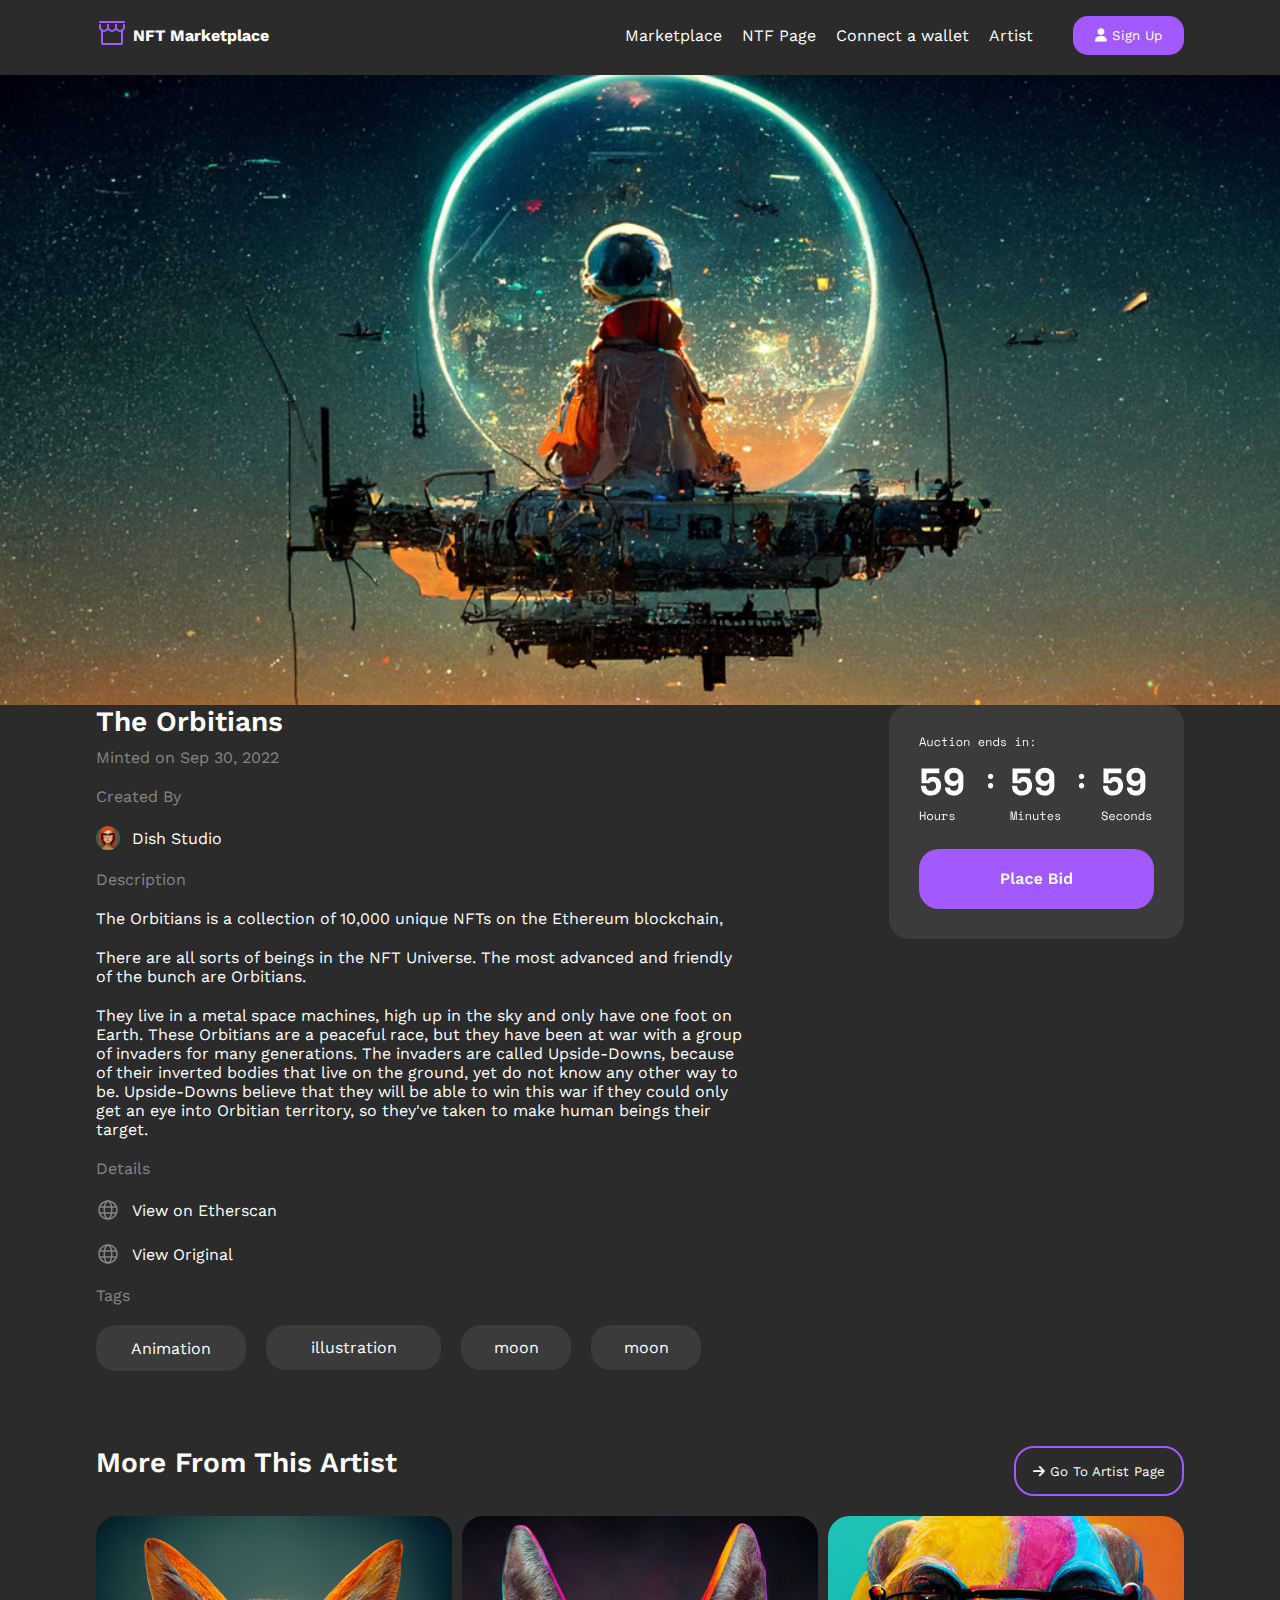
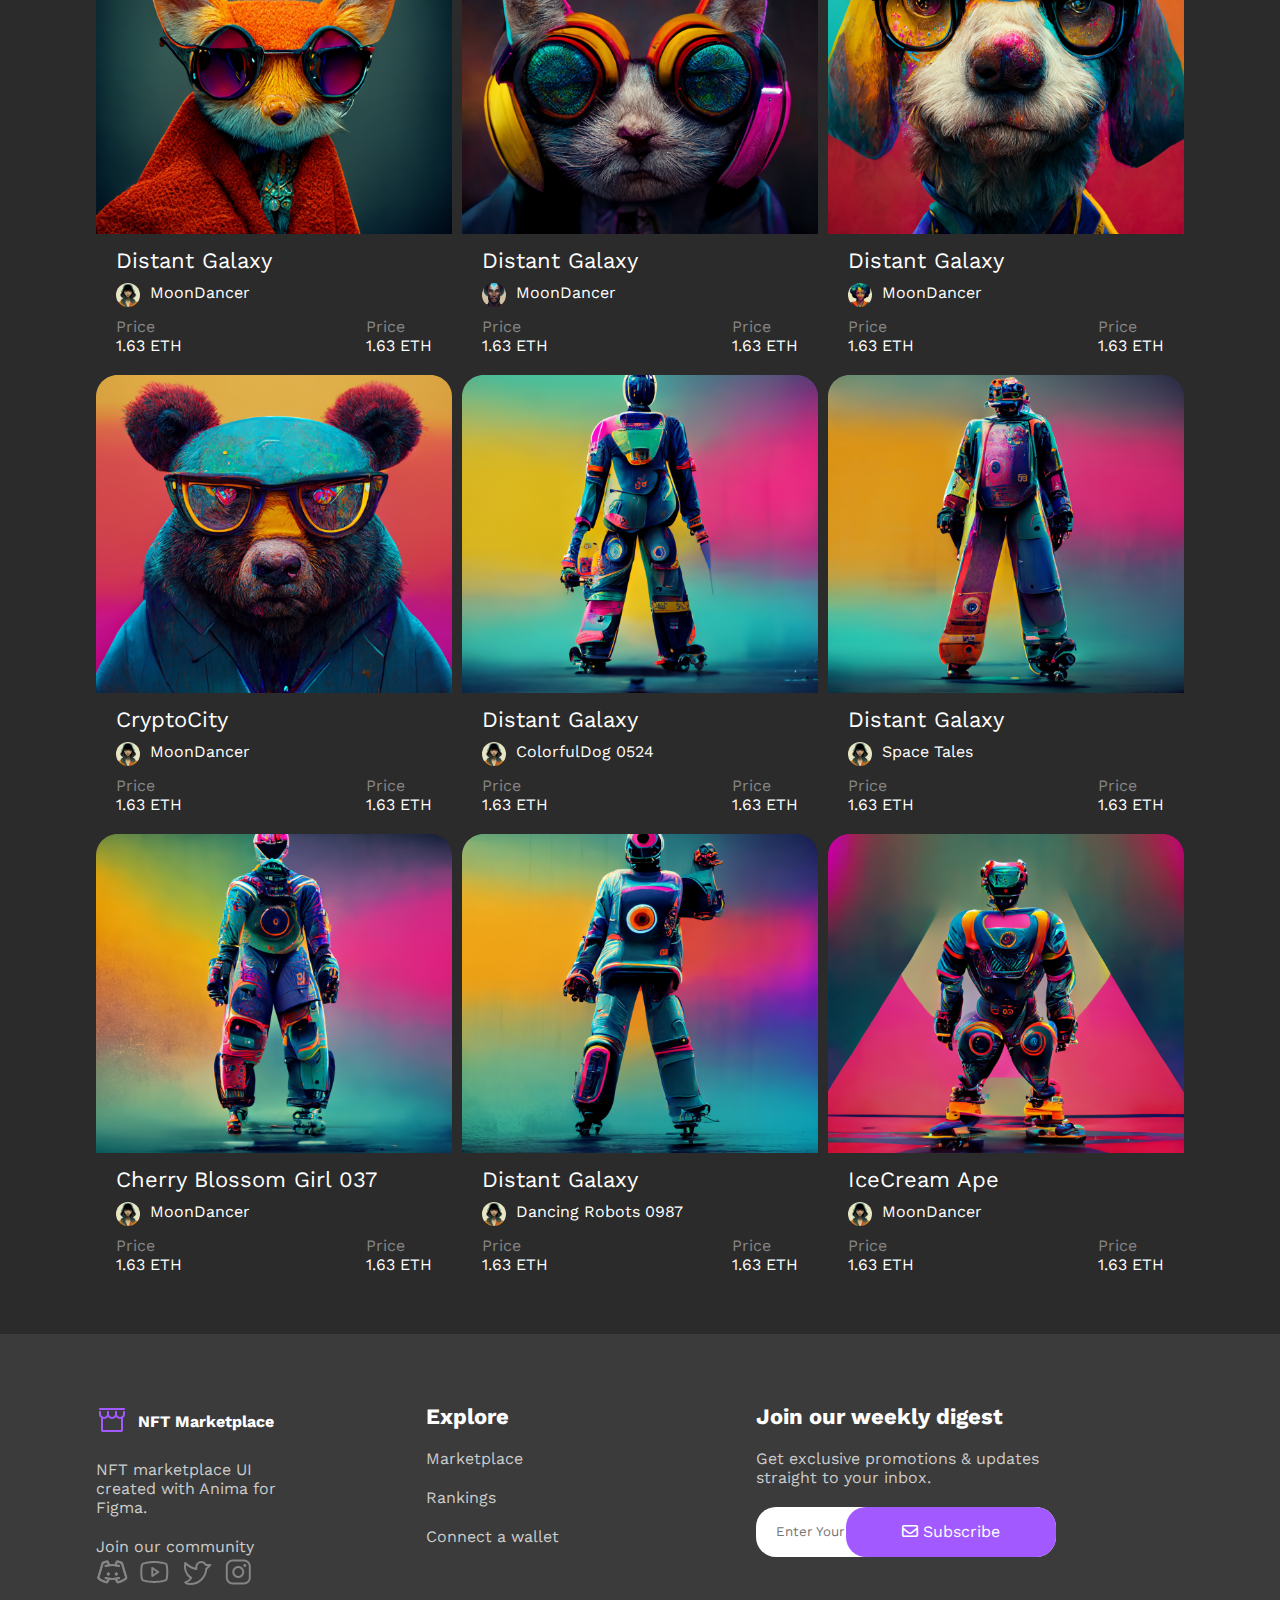
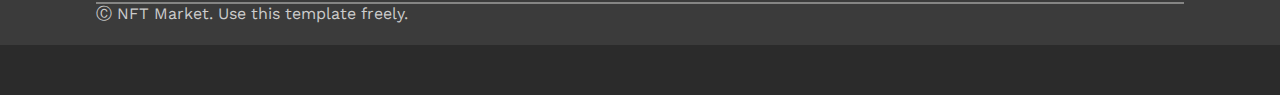
<file: pages/ntf-pages.html>
<!DOCTYPE html>
<html lang="en">

<head>
    <meta charset="UTF-8">
    <link rel="stylesheet" href="https://cdnjs.cloudflare.com/ajax/libs/font-awesome/6.5.2/css/all.min.css">
    <meta name="viewport" content="width=device-width, initial-scale=1.0">
    <link rel="stylesheet" href="../css/staly.min.css">
    <title>NTF Page</title>
</head>

<body>
    <header class="header">
        <nav class="header__nav container">
            <div class="header__logo">
                <a href="../index.html"><img src="../img/NFT Marketplace/nav/Storefront.svg" alt=""></a>
                <a href="../index.html">
                    <h4>NFT Marketplace</h4>
                </a>
            </div>
            <div class="header__right">
                <ul class="header-list">
                    <li class="header__item">
                        <a class="header__link" href="./marketplace.html">Marketplace</a>
                    </li>
                    <li class="header__item">
                        <a class="header__link" href="./ntf-pages.html">NTF Page</a>
                    </li>
                    <li class="header__item">
                        <a class="header__link" href="#">Connect a wallet</a>
                    </li>
                    <li class="header__item">
                        <a class="header__link" href="./artist.html">Artist</a>
                    </li>
                    <a href="./create-acaunt.html"> <button class="sign-up1"><i class="fa-solid fa-user"></i> Sign
                            Up</button></a>
                </ul>
                <div class="header__btns">
                    <a href="./create-acaunt.html"> <button class="sign-up"><i class="fa-solid fa-user"></i> Sign
                            Up</button></a>
                    <button class="header__btn-hamburger"><i class="fa-solid fa-bars-staggered"></i></button>
                </div>
            </div>
        </nav>
    </header>
    <main>
        <section class="ntf-pages">
            <div class="ntf-img">
                <img src="../img/nts.svg" alt="">
            </div>
            <div class="ntf-box container">
                <div class="ntf-text">
                    <div class="ntf-itms">
                        <p class="ntf-logo">The Orbitians</p>
                        <p class="ntf-disc">
                            Minted on Sep 30, 2022
                        </p>
                    </div>
                 <div class="cloc non">
                    <img src="../img/soat2.svg" alt="" srcset="">
                 </div>
                    <p class="ntf-disc">
                        Created By
                    </p>
                    <span class="ntf-span">
                        <img src="../img/dish.svg" alt="">
                        <p class="span-title">
                            Dish Studio
                        </p>
                    </span>
                    <p class="ntf-disc">
                        Description
                    </p>
                    <p class="nts-title">The Orbitians
                        is a collection of 10,000 unique NFTs on the Ethereum blockchain,
                    </p>
                    <p class="nts-title">
                        There are all sorts of beings in the NFT Universe. The most advanced and friendly of the bunch
                        are Orbitians.
                    </p>
                    <p class="nts-title">
                        They live in a metal space machines, high up in the sky and only have one foot on Earth.
                        These Orbitians are a peaceful race, but they have been at war with a group of invaders for many
                        generations. The invaders are called Upside-Downs, because of their inverted bodies that live on
                        the ground, yet do not know any other way to be. Upside-Downs believe that they will be able to
                        win this war if they could only get an eye into Orbitian territory, so they've taken to make
                        human beings their target.
                    </p>
                    <p class="ntf-disc">
                        Details
                    </p>
                    <span class="ntf-span">
                        <img src="../img/inertnet.svg" alt="">
                        <p class="ntf-title">
                            View on Etherscan
                        </p>
                    </span>
                    <span class="ntf-span">
                        <img src="../img/inertnet.svg" alt="">
                        <p class="ntf-title">
                            View Original
                        </p>
                    </span>
                    <p class="ntf-disc">
                        Tags
                    </p>
                    <div class="ntf-tags">
                         <div class="tags-itms1">
                           <p class="tag-itms-title">
                            Animation
                           </p>
                         </div>
                         <div class="tags-itms2">
                            <p class="tag-itms-title" >
                            illustration
                            </p>
                         </div>
                         <div class="tags-itms3">
                            <p class="tag-itms-title">
                                moon
                            </p>
                         </div>
                         <div class="tags-itms3">
                           <p class="tag-itms-title">
                            moon
                           </p>
                         </div>
                    </div>
                </div>
                <di v class="cloc bloc">
                    <img src="../img/soat2.svg" alt="" srcset="">
                 </div>
            </div>
        </section>

        <section class="more-from container">
          <div class="more-from-box">
            <div class="more-from-logo">
                More From This Artist 
            </div>
            <div class="more-from-button forst">
                <button> <i class="fa-solid fa-arrow-right"></i>   Go To Artist Page</button>
            </div>
          </div>
            <div class="discover-box1 ">
                <div class="discover-box-itms men">
                    <img class="discover-img" src="../img/f1.svg " alt="">
                    <p class="discover-txt">
                        Distant Galaxy
                    </p>
                    <span class="discover-title-span">
                        <img src="../img/discov1 1.svg" alt="">
                        <p>
                            MoonDancer
                        </p>
                    </span>
                    <div class="discover-text">
                        <div>
                            <p class="color1">
                                Price
                            </p>
                            <p class="color2">
                                1.63 ETH
                            </p>
                        </div>
                        <div>
                            <p class="color1">
                                Price
                            </p>
                            <p class="color2">
                                1.63 ETH
                            </p>
                        </div>

                    </div>
                </div>
                <div class="discover-box-itms">
                    <img class="discover-img" src="../img/f2.svg    " alt="">
                    <p class="discover-txt">
                        Distant Galaxy
                    </p>
                    <span class="discover-title-span">
                        <img src="../img/discov1 3.svg" alt="">
                        <p>
                            MoonDancer
                        </p>
                    </span>
                    <div class="discover-text">
                        <div>
                            <p class="color1">
                                Price
                            </p>
                            <p class="color2">
                                1.63 ETH
                            </p>
                        </div>
                        <div>
                            <p class="color1">
                                Price
                            </p>
                            <p class="color2">
                                1.63 ETH
                            </p>
                        </div>

                    </div>
                </div>
                <div class="discover-box-itms men">
                    <img class="discover-img" src="../img/f3.svg" alt="">
                    <p class="discover-txt">
                        Distant Galaxy
                    </p>
                    <span class="discover-title-span">
                        <img src="../img/discov1 2.svg" alt="">
                        <p>
                            MoonDancer
                        </p>
                    </span>
                    <div class="discover-text">
                        <div>
                            <p class="color1">
                                Price
                            </p>
                            <p class="color2">
                                1.63 ETH
                            </p>
                        </div>
                        <div>
                            <p class="color1">
                                Price
                            </p>
                            <p class="color2">
                                1.63 ETH
                            </p>
                        </div>

                    </div>
                </div>
                <div class="discover-box-itms">
                    <img class="discover-img" src="../img/f4.svg " alt="">
                    <p class="discover-txt">
                        CryptoCity
                    </p>
                    <span class="discover-title-span">
                        <img src="../img/discov1 1.svg" alt="">
                        <p>
                            MoonDancer
                        </p>
                    </span>
                    <div class="discover-text">
                        <div>
                            <p class="color1">
                                Price
                            </p>
                            <p class="color2">
                                1.63 ETH
                            </p>
                        </div>
                        <div>
                            <p class="color1">
                                Price
                            </p>
                            <p class="color2">
                                1.63 ETH
                            </p>
                        </div>

                    </div>

            </div>
                <div class="discover-box-itms men">
                    <img class="discover-img" src="../img/f5.svg " alt="">
                    <p class="discover-txt">
                        Distant Galaxy
                    </p>
                    <span class="discover-title-span">
                        <img src="../img/discov1 1.svg" alt="">
                        <p>
                            ColorfulDog 0524
                        </p>
                    </span>
                    <div class="discover-text">
                        <div>
                            <p class="color1">
                                Price
                            </p>
                            <p class="color2">
                                1.63 ETH
                            </p>
                        </div>
                        <div>
                            <p class="color1">
                                Price
                            </p>
                            <p class="color2">
                                1.63 ETH
                            </p>
                        </div>

                    </div>

            </div>
                <div class="discover-box-itms men ">
                    <img class="discover-img" src="../img/f6.svg" alt="">
                    <p class="discover-txt">
                        Distant Galaxy
                    </p>
                    <span class="discover-title-span">
                        <img src="../img/discov1 1.svg" alt="">
                        <p>
                            Space Tales
                        </p>
                    </span>
                    <div class="discover-text">
                        <div>
                            <p class="color1">
                                Price
                            </p>
                            <p class="color2">
                                1.63 ETH
                            </p>
                        </div>
                        <div>
                            <p class="color1">
                                Price
                            </p>
                            <p class="color2">
                                1.63 ETH
                            </p>
                        </div>

                    </div>

            </div>
                <div class="discover-box-itms bord">
                    <img class="discover-img" src="../img/f7.svg" alt="">
                    <p class="discover-txt">
                        Cherry Blossom Girl 037
                    </p>
                    <span class="discover-title-span">
                        <img src="../img/discov1 1.svg" alt="">
                        <p>
                            MoonDancer
                        </p>
                    </span>
                    <div class="discover-text">
                        <div>
                            <p class="color1">
                                Price
                            </p>
                            <p class="color2">
                                1.63 ETH
                            </p>
                        </div>
                        <div>
                            <p class="color1">
                                Price
                            </p>
                            <p class="color2">
                                1.63 ETH
                            </p>
                        </div>

                    </div>

            </div>
                <div class="discover-box-itms bord">
                    <img class="discover-img" src="../img/f8.svg  " alt="">
                    <p class="discover-txt">
                        Distant Galaxy
                    </p>
                    <span class="discover-title-span">
                        <img src="../img/discov1 1.svg" alt="">
                        <p>
                            Dancing Robots 0987
                        </p>
                    </span>
                    <div class="discover-text">
                        <div>
                            <p class="color1">
                                Price
                            </p>
                            <p class="color2">
                                1.63 ETH
                            </p>
                        </div>
                        <div>
                            <p class="color1">
                                Price
                            </p>
                            <p class="color2">
                                1.63 ETH
                            </p>
                        </div>

                    </div>

            </div>
                <div class="discover-box-itms bord">
                    <img class="discover-img" src="../img/f9.svg " alt="">
                    <p class="discover-txt">
                        IceCream Ape 
                    </p>
                    <span class="discover-title-span">
                        <img src="../img/discov1 1.svg" alt="">
                        <p>
                            MoonDancer
                        </p>
                    </span>
                    <div class="discover-text">
                        <div>
                            <p class="color1">
                                Price
                            </p>
                            <p class="color2">
                                1.63 ETH
                            </p>
                        </div>
                        <div>
                            <p class="color1">
                                Price
                            </p>
                            <p class="color2">
                                1.63 ETH
                            </p>
                        </div>

                    </div>

            </div>
            </div>
            <div class="more-from-button non">
                <button> <i class="fa-solid fa-arrow-right"></i>   Go To Artist Page</button>
            </div>
        </section>
    </main>
    <footer>
        <div class=" footer-blog container">
         <div class="footer-link">
             <div class="footer-logo">
                 <a href="./index.html"><img src="../img/NFT Marketplace/nav/Storefront.svg" alt=""></a>
             <a href="./index.html">
                 <h4>NFT Marketplace</h4>
             </a>
             </div>
             <a href="#">
                 <p class="footer-dics">
                     NFT marketplace UI created with Anima for Figma.
                 </p>
             </a>
             <a href="#">
                 <p>
                     Join our community
                 </p>
             </a>
             <a href="#">
                 <img src="../img/footer icon.svg" alt="">
             </a>
             
         </div>
         <div class="footer-explore">
            <a href="#">
             <p class="footer-title">
                 Explore
                </p>
            </a>
            <a href="#">
             <p>Marketplace</p>
         </a>
         <a href="#">
             <p>
                 Rankings
             </p>
         </a>
         <a href="#">
             <p>
                 Connect a wallet
             </p>
         </a>
         </div>
         <div class="footer-digest">
 <p class="footer-digest-title">
     Join our weekly digest
 </p>
 <p>
     Get exclusive promotions & updates straight to your inbox.  
 </p>
 <div class="digest-pages">
     <input type="text" placeholder="Enter Your Email Address">
     <button><i class="fa-regular fa-envelope"></i>  Subscribe</button>
             </div>
         </div>
        </div>
        <p class="footer-botton">
         Ⓒ NFT Market. Use this template freely.
        </p>
     </footer>
    <script src="../js/app.js"></script>
</body>

</html>
</file>
<file: css/staly.min.css>
@import"https://fonts.googleapis.com/css2?family=Work+Sans:ital,wght@0,100..900;1,100..900&display=swap";@import"https://fonts.googleapis.com/css2?family=Space+Mono:ital,wght@0,400;0,700;1,400;1,700&display=swap";header{width:100%;height:70px;background-color:inherit;display:flex;position:fixed;top:0}header .header__nav{display:flex;align-items:center;justify-content:center;justify-content:space-between}header .header__nav .header__logo{display:flex;align-items:center;gap:5px}header .header__nav .header__logo h4{color:#fff}header .header__right{display:flex;align-items:center;justify-content:center;gap:20px}header .header__right .header-list{display:flex;align-items:center;justify-content:center;gap:20px}header .header__right .header__link:hover{color:#7fff00}header .sign-up1{display:none}header .header__btns .sign-up{padding:12px 22px;border-radius:15px;background-color:#a259ff;color:#fff;border:none;cursor:pointer}header .header__btns .header__btn-hamburger{display:none}.header__shrink{box-shadow:0px 0px 10px 0px #000}@media(max-width: 992px){header .header__right{display:flex;align-items:center;justify-content:center;gap:20px}header .header__btns .sign-up{display:none}header .header__btns .header__btn-hamburger{display:block;font-size:24px;background-color:inherit;color:#fff;border:none}}@media(max-width: 992px){.header-list{position:fixed;top:0;width:50%;left:-100%;height:100vh;display:flex;background-color:rgba(245,245,245,.219);-webkit-backdrop-filter:blur(8px);backdrop-filter:blur(8px);flex-direction:column;justify-content:center;transition:1s}.header__list-show{left:0}.header__list-show .sign-up{display:block;position:absolute;top:0;left:0}.header__list-show .sign-up1{display:block;padding:12px 22px;border-radius:15px;background-color:#a259ff;color:#fff;border:none;cursor:pointer}.header__list-show__btn_hamburger{display:block}}.hero .hero-pages22{display:none}.hero .hero-pages2{display:none}.hero .hero-pages1{width:100%;margin:90px auto}.hero .hero-pages1 .hero-title{color:#fff;font-size:28px;font-weight:600;width:70%}.hero .hero-pages1 .hero-title2{color:#fff;font-size:18px;font-weight:400;margin:20px 0px}.hero .hero-pages1 .hero-pages1-img{width:95%;height:70%;border-radius:20px;background-color:#3b3b3b;margin:0px auto}.hero .hero-pages1 .hero-pages1-img .img{width:100%}.hero .hero-pages1 .hero-pages1-img .hero-p1{color:#fff;font-size:22px;font-weight:600;margin:10px 20px}.hero .hero-pages1 .hero-pages1-img .hero-span{display:flex;align-items:center;gap:10px;margin:10px 20px}.hero .hero-pages1 .hero-pages1-img .hero-span .hero-p2{color:#fff}.hero .hero-pages1 .hero-button{width:100%;padding:20px 0px;border-radius:20px;font-size:18px;border:none;cursor:pointer;color:#fff;background-color:#a259ff;margin:20px 0px}.hero .hero-pages1 .hero-number-nons{width:80% auto;display:flex;justify-content:space-between}.hero .hero-pages1 .hero-number-nons span .hero-bod-nons{font-size:28px;font-weight:700;font-family:"Space Mono",monospace;color:#fff}.hero .hero-pages1 .hero-number-nons span p{color:#fff;font-size:16px}@media(min-width: 992px){.hero{display:flex;gap:30px}.hero .hero-pages22{width:50%;margin:80px 0px;display:block}.hero .hero-pages22 .hero-title22{font-size:57px;font-weight:600;width:90%;color:#fff}.hero .hero-pages22 .hero-title2{font-size:22px;font-weight:400;color:#fff;width:80%;margin:20px 0px}.hero .hero-pages22 #hero-button{padding:15px 30px;border-radius:18px;border:none;cursor:pointer;background-color:#a259ff;color:#fff}.hero .hero-pages22 .hero-number{width:100%;display:flex;justify-content:space-between;align-items:center;margin:30px 0px}.hero .hero-pages22 .hero-number span{width:100%}.hero .hero-pages22 .hero-number .spn{width:40%}.hero .hero-pages22 .hero-number p{color:#fff;font-size:25px}.hero .hero-pages22 .hero-number .hero-bod{color:#fff;font-family:"Space Mono",monospace}.hero .hero-pages2{display:block;width:50%;height:70vh;margin:80px 0px;background-color:#3b3b3b;border-radius:20px;overflow:hidden}.hero .hero-pages2 .hero-pages-img{width:100%;height:80%}.hero .hero-pages2 .hero-pages-img img{width:100%;height:100%;-o-object-fit:cover;object-fit:cover}.hero .hero-pages2 .hero-pages2-text{margin:5px 20px 0px}.hero .hero-pages2 .hero-pages2-text .hero-pages2-txt{font-size:22px;font-weight:600;color:#fff}.hero .hero-pages2 .hero-pages2-span{display:flex;gap:10px;margin:5px 20px}.hero .hero-pages2 .hero-pages2-span .mayda-text{color:#fff}.hero .button-non .hero-button-non{display:none}.hero .hero-number-non span{display:block}.hero-pages1{display:none}}@font-face{font-family:"Space Mono",monospace;src:url("https://fonts.googleapis.com/css2?family=Space+Mono:ital,wght@0,400;0,700;1,400;1,700&display=swap")}*{margin:0px;padding:0px;box-sizing:border-box;list-style:none;text-decoration:none;font-family:"Space Mono",monospace;font-family:"Work Sans",sans-serif}.container{width:85%;margin:0 auto;max-width:1440px}body{background-color:#2b2b2b}a{color:#fff}.trending .trending-logo-title{color:#fff;font-size:28px;font-weight:600}.trending .trending-logo-dect{color:#fff;font-weight:400;font-size:17px}.trending .box-logs{font-size:22px;font-weight:600;color:#fff;margin:10px 0px 0px 0px}.trending .trending-box{width:100%;margin:40px 0px;height:100%;display:flex;flex-wrap:wrap;justify-content:space-between}.trending .trending-box .trending-box-itm{width:330px;height:525px}.trending .trending-box .trending-box-itm .box-itms{display:flex;gap:15px}.trending .trending-box .trending-box-itm .box-bottom{display:flex;margin:10px 0px;gap:10px}.trending .trending-box .trending-box-itm .box-bottom h6{color:#fff;font-size:15px;font-weight:400}.trending .secont{display:none}.trending .first{display:none}@media(min-width: 853px){.trending .first{display:block}}@media(min-width: 1200px){.trending .secont{display:block}}.creators{height:100%}.creators .creators-bosh{margin:120px 0px}.creators .creators-logo{width:100%;display:flex;justify-content:space-between;align-items:center;margin:0px 0px}.creators .creators-logo .creators-text .creators-title{color:#fff;font-size:32px;font-weight:600}.creators .creators-logo .creators-text .creators-desc{color:#fff;font-size:22px;font-weight:400;margin:10px 0px}.creators .creators-logo .creators-button button{display:none}.creators .creators-box{display:flex;flex-wrap:wrap;gap:5px;margin:0px auto}.creators .creators-box .creators-box-itms.non{display:none}.creators .creators-box button{padding:15px 30px;border-radius:15px;border:2px solid #a259ff;background-color:inherit;color:#fff}.creators .creators-box .creators-button-non{display:block}.creators .creators-box .creators-box-itms{width:330px;height:100px;display:flex;border-radius:10px;background-color:#3b3b3b;text-align:center;margin:10px auto;padding:10px 0px}.creators .creators-box .creators-box-itms .creators-pages-text{color:#fff;font-size:22px;font-weight:600;margin:10px 0px 0px}.creators .creators-box .creators-box-itms .creators-span{display:flex;margin:10px 25px;text-align:center;gap:10px}.creators .creators-box .creators-box-itms .creators-span .creators-tia{color:#858584;font-size:16px;font-weight:400}.creators .creators-box .creators-box-itms .creators-span .creators-cloc{color:#fff;font-size:16px;font-weight:400}@media(min-width: 1200px){.creators{height:100%}.creators .creators-bosh{margin:120px 0px}.creators .creators-logo{width:100%;display:flex;justify-content:space-between;align-items:center;margin:0px 0px}.creators .creators-logo .creators-text .creators-title{color:#fff;font-size:32px;font-weight:600}.creators .creators-logo .creators-text .creators-desc{color:#fff;font-size:22px;font-weight:400;margin:10px 0px}.creators .creators-logo .creators-button button{padding:15px 30px;border-radius:15px;border:2px solid #a259ff;background-color:inherit;color:#fff;display:block}.creators .creators-box{display:flex;gap:30px;margin:0px auto}.creators .creators-box .creators-box-itms.non{display:block}.creators .creators-box .creators-button-non{display:none;margin:0px auto}.creators .creators-box .creators-button-non button{padding:15px 30px;border-radius:15px;border:2px solid #a259ff;background-color:inherit;color:#fff}.creators .creators-box .creators-box-itms{width:240px;height:238px;border-radius:10px;display:block;background-color:#3b3b3b;text-align:center;padding:20px 0px;margin:0px auto}.creators .creators-box .creators-box-itms .dis-non{display:block}.creators .creators-box .creators-box-itms .creators-pages-text{color:#fff;font-size:22px;font-weight:600}.creators .creators-box .creators-box-itms .creators-span{display:flex;margin:10px 25px;text-align:center;gap:10px}.creators .creators-box .creators-box-itms .creators-span .creators-tia{color:#858584;font-size:16px;font-weight:400}.creators .creators-box .creators-box-itms .creators-span .creators-cloc{color:#fff;font-size:16px;font-weight:400}}.browse .browse-logo{font-size:33px;font-weight:600;color:#fff}.browse .browse-box{display:flex;flex-wrap:wrap;width:100%;gap:10px}.browse .browse-box .browse-itms{width:153px;height:210px;background-color:#3b3b3b;border-radius:20px;margin:20px auto}.browse .browse-box .browse-itms img{width:100%}.browse .browse-box .browse-itms .browse-p{color:#fff;font-size:20px;font-weight:600;margin:10px 20px}@media(min-width: 940px){.browse .browse-logo{font-size:35px;font-weight:600;color:#fff}.browse .browse-box{gap:10px}.browse .browse-box .browse-itms{width:190px;height:250px}.browse .browse-box .browse-itms .browse-p{font-size:22px;font-weight:600}}@media(min-width: 1170px){.browse .browse-logo{font-size:35px;font-weight:600;color:#fff}.browse .browse-box{gap:20px}.browse .browse-box .browse-itms{width:250px;height:320px}.browse .browse-box .browse-itms .browse-p{font-size:28px;font-weight:600}}.discover-title{font-size:28px;font-weight:600;color:#fff;margin:40px 0px 10px}.discover-dict{font-size:16px;font-weight:400;color:#fff}.discover-box{margin:20px 0px;display:flex;flex-wrap:wrap;gap:20px}.discover-box .discover-box-itms{width:318px;height:390px;background-color:#3b3b3b;border-radius:20px}.discover-box .discover-box-itms .discover-img{width:100%}.discover-txt{font-size:22px;color:#fff;margin:10px 20px}.discover-title-span{display:flex;gap:10px;margin:0px 20px}.discover-title-span p{color:#fff}.discover-text{display:flex;padding:10px 20px;justify-content:space-between}.discover-text .color1{color:#858584}.discover-text .color2{color:#fff}@media(min-width: 895px){.discover-title{font-size:40px}.discover-dict{font-size:25px}.discover-box{gap:30px}.discover-box .discover-box-itms{width:370px;height:410px}.discover-box .forst{display:none}}@media(min-width: 1150px){.discover-title{font-size:40px}.discover-dict{font-size:25px}.discover-box{gap:20px}.discover-box .discover-box-itms{width:330px;height:390px}.discover-box .forst{display:block}}.mashrooms{width:100%;height:80vh;background-image:url(../img/becraunt.svg);background-repeat:no-repeat;background-size:cover;display:flex;background-position:center}.mashrooms-becraunt{width:100%;height:100%;display:flex;background:linear-gradient(0deg, #A259FF, rgba(161, 89, 255, 0))}.mashrooms .mashrooms-blog{width:310px;height:370px;display:flex;flex-direction:column;gap:20px;margin:50px 30px}.mashrooms .mashrooms-blog .mashrooms-texts-dumaloq{width:180px;height:40px;border-radius:25px;background-color:#3b3b3b;display:flex;align-items:center;gap:10px}.mashrooms .mashrooms-blog .mashrooms-texts-dumaloq p{color:#fff}.mashrooms .mashrooms-blog .mashrooms-title{color:#fff;font-size:38px;font-weight:600}.mashrooms .mashrooms-button{width:295px;height:65px;border-radius:22px;border:none;cursor:pointer;font-size:18px}@media(min-width: 772px){.mashrooms{width:100%;height:80vh;background-image:url(../img/becraunt.svg);background-repeat:no-repeat;background-size:cover;display:flex;background-position:center}.mashrooms-becraunt{width:100%;height:100%;display:flex;background:linear-gradient(0deg, #A259FF, rgba(161, 89, 255, 0))}.mashrooms .mashrooms-blog{width:750px;height:250px;flex-wrap:wrap;display:flex;gap:20px;margin:110px 30px}.mashrooms .mashrooms-blog .mashrooms-texts-dumaloq{width:180px;height:40px;border-radius:25px;background-color:#3b3b3b;display:flex;align-items:center;gap:10px}.mashrooms .mashrooms-blog .mashrooms-texts-dumaloq p{color:#fff}.mashrooms .mashrooms-blog .mashrooms-title{color:#fff;font-size:38px;font-weight:600;margin:20px 0px}.mashrooms .mashrooms-img{margin:30px 0px}}@media(min-width: 992px){.mashrooms{width:100%;height:80vh;background-image:url(../img/becraunt.svg);background-repeat:no-repeat;background-size:cover;display:flex;background-position:center}.mashrooms-becraunt{width:100%;height:100%;display:flex;background:linear-gradient(0deg, #A259FF, rgba(161, 89, 255, 0))}.mashrooms .mashrooms-blog{width:950px;height:250px;flex-wrap:wrap;display:flex;gap:20px;margin:150px 30px}.mashrooms .mashrooms-blog .mashrooms-texts-dumaloq{width:180px;height:40px;border-radius:25px;background-color:#3b3b3b;display:flex;align-items:center;gap:10px}.mashrooms .mashrooms-blog .mashrooms-texts-dumaloq p{color:#fff}.mashrooms .mashrooms-blog .mashrooms-title{color:#fff;font-size:38px;font-weight:600;margin:20px 0px}.mashrooms .mashrooms-img{margin:30px 0px}}@media(min-width: 1200px){.mashrooms{width:100%;height:80vh;background-image:url(../img/becraunt.svg);background-repeat:no-repeat;background-size:cover;display:flex;background-position:center}.mashrooms-becraunt{width:100%;height:100%;display:flex;background:linear-gradient(0deg, #A259FF, rgba(161, 89, 255, 0))}.mashrooms .mashrooms-blog{width:90%;height:250px;flex-wrap:wrap;display:flex;gap:20px;margin:150px 30px}.mashrooms .mashrooms-blog .mashrooms-texts-dumaloq{width:180px;height:40px;border-radius:25px;background-color:#3b3b3b;display:flex;align-items:center;gap:10px}.mashrooms .mashrooms-blog .mashrooms-texts-dumaloq p{color:#fff}.mashrooms .mashrooms-blog .mashrooms-title{color:#fff;font-size:38px;font-weight:600;margin:20px 0px}.mashrooms .mashrooms-img{margin:30px 120px}}.works-title{color:#fff;font-size:28px;font-weight:600;margin:30px 0px 10px}.works-disc{color:#fff;font-weight:400}.works-box{display:flex;flex-wrap:wrap;gap:30px;margin:20px 0px}.works-box-itms{display:flex;width:360px;height:187px;border-radius:20px;background-color:#3b3b3b}.works-img{width:50%}.works-img img{width:100%}.works-text{width:50%}.works-text-title{color:#fff;font-weight:400;margin:20px 0px 10px}.works-text-dick{color:#fff;font-weight:400}@media(min-width: 780px){.works-box{gap:20px;margin:20px 0px;justify-content:space-between}.works-box-itms{display:flex;flex-direction:column;justify-content:center;width:230px;height:275px;border-radius:20px;background-color:#3b3b3b}.works-img{width:70%;text-align:center;justify-content:center}.works-img img{width:100%;margin:0px 20px}.works-text-title{margin:0px 0px 10px}.works-text{width:100%;text-align:center}}@media(min-width: 1200px){.works-box-itms{display:flex;width:300px;height:330px;border-radius:20px;background-color:#3b3b3b}.works-box{display:flex;flex-wrap:wrap;justify-content:space-between;margin:20px 0px}}.digest-box{width:100%}.digest-text{margin:20px 0px}.digest-title{color:#fff;font-size:32px;font-weight:600}.digest-dect{color:#fff;font-size:16px;font-weight:400;margin:10px 0px}.digest-pages{display:flex;flex-direction:column;gap:20px}.digest-pages input{padding:15px 20px;border-radius:20px;border:none}.digest-pages button{padding:15px 20px;border-radius:20px;font-size:16px;gap:10px;border:none;cursor:pointer;background-color:#a259ff;color:#fff}@media(min-width: 864px){.digest-box{width:100%;display:flex;align-items:center;gap:20px;background-color:#3b3b3b;padding:0px 20px;border-radius:20px}.digest-title{font-size:40px}.digest-img{width:45%;height:90%;padding:20px 0px}.digest-img img{width:100%}.digest-text{margin:20px 0px;width:45%;height:90%}.digest-title{color:#fff;font-size:32px;font-weight:600}.digest-dect{color:#fff;font-size:16px;font-weight:400;margin:10px 0px}.digest-pages{display:flex;flex-direction:column;gap:20px}.digest-pages input{padding:15px 20px;border-radius:20px;border:none}.digest-pages button{padding:15px 20px;border-radius:20px;font-size:16px;gap:10px;border:none;cursor:pointer;background-color:#a259ff;color:#fff}}@media(min-width: 1200px){.digest-box{width:100%;display:flex;align-items:center;gap:20px;background-color:#3b3b3b;padding:0px 20px;border-radius:20px}.digest-title{width:65%;font-size:62px;font-weight:600}.digest-img{width:45%;height:90%;padding:20px 0px}.digest-img img{width:100%}.digest-text{margin:20px 0px;width:45%;height:90%}.digest-title{color:#fff;font-size:32px;font-weight:600}.digest-dect{color:#fff;font-size:20px;font-weight:400;margin:10px 0px}.digest-pages{display:flex;flex-direction:column;position:relative}.digest-pages input{padding:15px 20px;border-radius:20px;border:none}.digest-pages button{width:210px;height:50px;border-radius:20px;font-size:16px;gap:10px;border:none;cursor:pointer;background-color:#a259ff;color:#fff;position:absolute;right:0}}footer{background-color:#3b3b3b;margin:50px 0px 0px;height:100%;padding:20px 0px}footer .footer-botton{width:85%;margin:0px auto}footer .footer-blog{display:flex;flex-direction:column;gap:30px;padding:10px 0px;border-bottom:2px solid #858584}footer p{color:#ccc}footer .footer-link{width:300px;margin:40px 0px 0px;gap:20px}footer .footer-dics{width:200px;margin:20px 0px}footer .footer-logo{display:flex;align-items:center;gap:10px}footer .footer-explore{display:flex;flex-direction:column;width:300px;gap:20px}footer .footer-explore .footer-title{color:#fff;font-size:22px;font-weight:700}footer .footer-digest{display:flex;flex-direction:column;width:300px;gap:20px}footer .footer-digest .footer-digest-title{color:#fff;font-size:22px;font-weight:700}@media(min-width: 992px){footer{background-color:#3b3b3b;margin:50px 0px}footer .footer-blog{display:flex;flex-direction:row;gap:30px;border-bottom:2px solid #858584}footer p{color:#ccc}footer .footer-link{width:300px;margin:40px 0px 0px;gap:20px}footer .footer-dics{width:200px;margin:20px 0px}footer .footer-logo{display:flex;align-items:center;gap:10px}footer .footer-explore{margin:40px 0px 0px;display:flex;flex-direction:column;width:300px;gap:20px}footer .footer-explore .footer-title{color:#fff;font-size:22px;font-weight:700}footer .footer-digest{margin:40px 0px 0px;display:flex;flex-direction:column;width:300px;gap:20px}footer .footer-digest input{height:50px}footer .footer-digest button{height:50px}footer .footer-digest .footer-digest-title{color:#fff;font-size:22px;font-weight:700}}.acaunt{padding-top:100px;width:100%;display:flex;flex-direction:column;align-items:center;justify-content:center;gap:30px;height:auto}.acaunt .acaunt-img{width:100%;height:100%;display:flex;justify-content:center;align-items:center;max-height:615px;min-width:315px}.acaunt .acaunt-img .acaunt-img-1{width:100%;-o-object-fit:fill;object-fit:fill;height:100%;max-height:615px;-o-object-position:center;object-position:center}.acaunt .acaunt-text{width:100%;padding:20px 30px;display:flex;flex-direction:column;justify-content:center;align-items:left;align-items:center}.acaunt .acaunt-user-text{display:flex;width:100%;flex-direction:column;gap:20px;align-items:center;justify-content:center}.acaunt .acaunt-title{color:#fff;font-size:38px;font-weight:600;width:100%}.acaunt .acaunt-dics{width:100%;color:#fff;font-weight:600;margin:20px 0px}.acaunt .form{width:100%;display:flex;gap:8px;align-items:center;background:#fff;border-radius:20px;padding:20px}.acaunt .form input{background:rgba(0,0,0,0);border:none}@media(min-width: 757px){.acaunt{display:flex;flex-direction:row;justify-content:center;max-height:691px}.acaunt .acaunt-text{padding:0px;width:50%;max-width:610px;max-height:691px;display:flex;flex-direction:column;align-items:start}.acaunt .acaunt-img{width:50%;max-width:610px;max-height:691px}.acaunt .form{max-width:330px}.acaunt .acaunt-dics{max-width:330px;display:flex;justify-content:center}.acaunt .acaunt-user-text{display:flex;flex-direction:column;align-items:start}}@media(max-width: 350px){.acaunt .acaunt-img{max-height:232px}.acaunt .acaunt-img .acaunt-img-1{width:345px;height:232px;-o-object-fit:cover;object-fit:cover}}.artist{margin:90px 0px 30px}.artist-back{margin:10px 0px 70px;display:flex;flex-direction:column;justify-content:end;align-items:center;max-width:1440px;max-height:390px;min-width:340px;min-height:250px;background-repeat:no-repeat;background-size:cover;background-position-x:center;background-position-y:center;background-image:url(../../img/artist\ becro.svg);border-bottom:2px solid blue;position:relative;z-index:-1}.artist-back .artist-img{position:absolute;bottom:-20%;z-index:-1}.artist .animakid{display:flex;flex-direction:column;gap:20px;min-height:360px}.artist .animakid .animakid-control{display:flex;flex-direction:column;gap:20px}.artist .animakid-title{color:#fff;font-size:35px;font-weight:600}.artist .animakid-button{display:flex;flex-direction:column;gap:20px}.artist .animakid-button .animakid-button1{width:100%;height:56px;border:none;cursor:pointer;border-radius:20px;background-color:#a259ff;color:#fff;display:flex;justify-content:center;gap:10px;align-items:center}.artist .animakid-button .animakid-button2{width:100%;height:56px;border:2px solid #a259ff;cursor:pointer;border-radius:20px;background-color:inherit;color:#fff;display:flex;justify-content:center;gap:10px;align-items:center}.artist .animakid-button .animakid-button2 i{color:#a259ff}.artist .animakid-number{display:flex;justify-content:space-between}.artist .animakid-number-1 .number1{font-size:28px;font-weight:700;font-family:"Space Mono",monospace;color:#fff}.artist .animakid-number-1 .number2{color:#fff}.artist .animakid-bio{display:flex;flex-direction:column;gap:10px}.artist .animakid-bio .bio-dick{color:#fff}.artist .animakid-bio img{font-size:16px}.artist .animakid .bio-title{color:#858584}.artist .box-num{width:100%;display:flex;justify-content:space-between;margin:20px 0px}.artist .box-num .box-num-itms{margin:0px auto;max-width:1440px;max-height:50px;min-width:350px;min-height:50px;border:2px solid;padding:10px 10px}.artist .non{display:none}@media(min-width: 768px){.artist{margin:40px 0px}.artist-back{position:relative;z-index:-1}.artist-back .artist-img{position:absolute;bottom:-20%;z-index:-1;left:72px}.artist .animakid{display:flex;flex-direction:column;gap:20px;min-height:360px}.artist .animakid .animakid-control{display:flex;flex-direction:column;gap:20px}.artist .animakid-title{color:#fff;font-size:35px;font-weight:600}.artist .animakid-button{width:70%;display:flex;flex-direction:row;gap:20px}.artist .animakid-button .animakid-button1{width:40%;height:56px;border:none;cursor:pointer;border-radius:20px;background-color:#a259ff;color:#fff;display:flex;justify-content:center;gap:10px;align-items:center}.artist .animakid-button .animakid-button2{width:30%;height:56px;border:2px solid #a259ff;cursor:pointer;border-radius:20px;background-color:inherit;color:#fff;display:flex;justify-content:center;gap:10px;align-items:center}.artist .animakid-button .animakid-button2 i{color:#a259ff}.artist .animakid-number{width:58%;display:flex;justify-content:space-between}.artist .animakid-number-1 .number1{font-size:28px;font-weight:700;font-family:"Space Mono",monospace;color:#fff}.artist .animakid-number-1 .number2{color:#fff}.artist .animakid-bio{display:flex;flex-direction:column;gap:10px}.artist .animakid-bio .bio-dick{color:#fff}.artist .animakid-bio img{font-size:16px}.artist .animakid .bio-title{color:#858584}.artist .box-num{width:100%;display:flex;justify-content:space-between;margin:20px 0px}.artist .box-num .box-num-itms{margin:0px auto;max-width:1440px;max-height:100px;min-width:350px;min-height:50px;border:2px solid;padding:10px 10px}.artist .non{display:none}}@media(min-width: 992px){.artist{margin:40px 0px}.artist-back{position:relative;z-index:-1}.artist-back .artist-img{position:absolute;z-index:-1;bottom:-20%;left:72px}.artist .animakid{display:flex;flex-direction:row;gap:20px;min-height:20px}.artist .animakid-title{color:#fff;font-size:35px;font-weight:600}.artist .animakid-button{width:50%;height:60px;display:flex;flex-direction:row;gap:20px}.artist .animakid-button .animakid-button1{width:40%;height:56px;border:none;cursor:pointer;border-radius:20px;background-color:#a259ff;color:#fff;display:flex;justify-content:center;gap:10px;align-items:center}.artist .animakid-button .animakid-button2{width:30%;height:56px;border:2px solid #a259ff;cursor:pointer;border-radius:20px;background-color:inherit;color:#fff;display:flex;justify-content:center;gap:10px;align-items:center}.artist .animakid-button .animakid-button2 i{color:#a259ff}.artist .animakid-number{width:80%;height:57px;display:flex;justify-content:space-between}.artist .animakid-number-1 .number1{font-size:28px;font-weight:700;font-family:"Space Mono",monospace;color:#fff}.artist .animakid-number-1 .number2{color:#fff}.artist .animakid-bio{display:flex;flex-direction:column;gap:10px}.artist .animakid-bio .bio-dick{color:#fff}.artist .animakid-bio img{font-size:16px}.artist .animakid .bio-title{color:#858584}.artist .animakid .animakid-control{width:50%}.artist .box-num{width:100%;display:flex;justify-content:space-between;margin:20px 0px}.artist .box-num .box-num-itms{margin:0px auto;max-width:1440px;max-height:100px;min-width:350px;min-height:50px;padding:10px 10px}.artist .hover{display:none}}.carts{background-color:#3b3b3b}.carts .carts-link{width:100%;height:70px;background-color:#2b2b2b;border-top:2px solid #3b3b3b;padding:10px 20px}.carts .carts-link .carts-link-title{height:40px;display:flex;justify-content:space-between;padding:8px 20px}.carts .carts-link p{color:#858584;font-size:22px}.discover-box1{margin:20px 0px;display:grid;grid-template-columns:repeat(auto-fill, minmax(300px, 1fr));gap:10px}.discover-box1 .discover-box-itms{background-color:#2b2b2b;border-radius:20px}.discover-box1 .discover-box-itms .discover-img{width:100%}.discover-txt{font-size:22px;color:#fff;margin:10px 20px}.discover-title-span{display:flex;gap:10px;margin:0px 20px}.discover-title-span p{color:#fff}.discover-text{display:flex;padding:10px 20px;justify-content:space-between}.discover-text .color1{color:#858584}.discover-text .color2{color:#fff}.ntf-pages{margin:75px 0px;width:100%}.ntf-pages .ntf-img{max-height:70vh;max-width:1460px;width:100%}.ntf-pages .ntf-img img{-o-object-fit:cover;object-fit:cover;max-width:1460px;max-height:70vh;width:100%}.ntf-pages .ntf-text{display:flex;flex-direction:column;gap:20px}.ntf-pages .ntf-text .nts-title{color:#fff;font-weight:400}.ntf-pages .ntf-box{display:flex}.ntf-pages .ntf-itms{display:flex;flex-direction:column;gap:10px}.ntf-pages .ntf-logo{color:#fff;font-size:28px;font-weight:600}.ntf-pages .ntf-disc{color:#858584}.ntf-pages .ntf-span{display:flex;align-items:center;gap:12px}.ntf-pages .ntf-span{color:#fff;font-weight:400}.ntf-pages .ntf-tags{display:flex;flex-direction:column;gap:20px}.ntf-pages .ntf-tags .tag-itms-title{color:#fff}.ntf-pages .ntf-tags .tags-itms1{width:150px;height:46px;border-radius:20px;background-color:#3b3b3b;display:flex;align-items:center;justify-content:center}.ntf-pages .ntf-tags .tags-itms2{width:175px;height:45px;border-radius:20px;background-color:#3b3b3b;display:flex;align-items:center;justify-content:center}.ntf-pages .ntf-tags .tags-itms3{width:110px;height:45px;border-radius:20px;background-color:#3b3b3b;display:flex;align-items:center;justify-content:center}.ntf-pages .bloc{display:none}@media(min-width: 768px){.ntf-pages{width:100%}.ntf-pages .ntf-img{width:100%}.ntf-pages .ntf-text{gap:20px;width:60%}.ntf-pages .ntf-box{justify-content:space-between;display:flex}.ntf-pages .bloc{display:block}.non{display:none}}@media(min-width: 992px){.ntf-pages .ntf-tags{flex-direction:row}}.more-from-logo{color:#fff;font-size:28px;font-weight:600}.more-from-button button{width:100%;height:50px;border-radius:20px;background-color:inherit;color:#fff;border:2px solid #a259ff}.more-from .forst{display:none}.more-from .men{display:none}.more-from .bord{display:none}@media(min-width: 768px){.more-from-box{display:flex;justify-content:space-between}.more-from-box .forst{display:block}.more-from-button button{width:170px;height:50px}.more-from .men{display:block}}@media(min-width: 992px){.more-from .bord{display:block}}.marketplace{display:flex;flex-direction:column;gap:30px;margin:145px 0px 50px}.marketplace-cantrol{display:flex;flex-direction:column;gap:20px}.marketplace-logo{display:flex;flex-direction:column;gap:10px}.marketplace-title{color:#fff;font-size:28px;font-weight:400}.marketplace-desc{color:#fff;font-weight:400}.marketplace-input{width:100%;height:60px;border-radius:25px;border:2px solid #3b3b3b;display:flex;align-items:center;justify-content:space-between;padding:0px 20px}.marketplace-input input{background-color:inherit;border:none;width:200px}.marketplace-input i{color:#fff;font-size:20px}.marketplace .discover-box1 .now{display:none}.marketplace .discover-box1 .pas{display:none}.marketplace-blog{background-color:#3b3b3b}.marketplace-blog .carts-link{border-top:2px solid #3b3b3b;background-color:#2b2b2b}.marketplace-blog .carts-link .carts-link-title{display:flex;align-items:center;justify-content:space-between;padding:20px 50px}.marketplace-blog .carts-link .carts-page p{font-size:22px;color:#858584}
</file>
